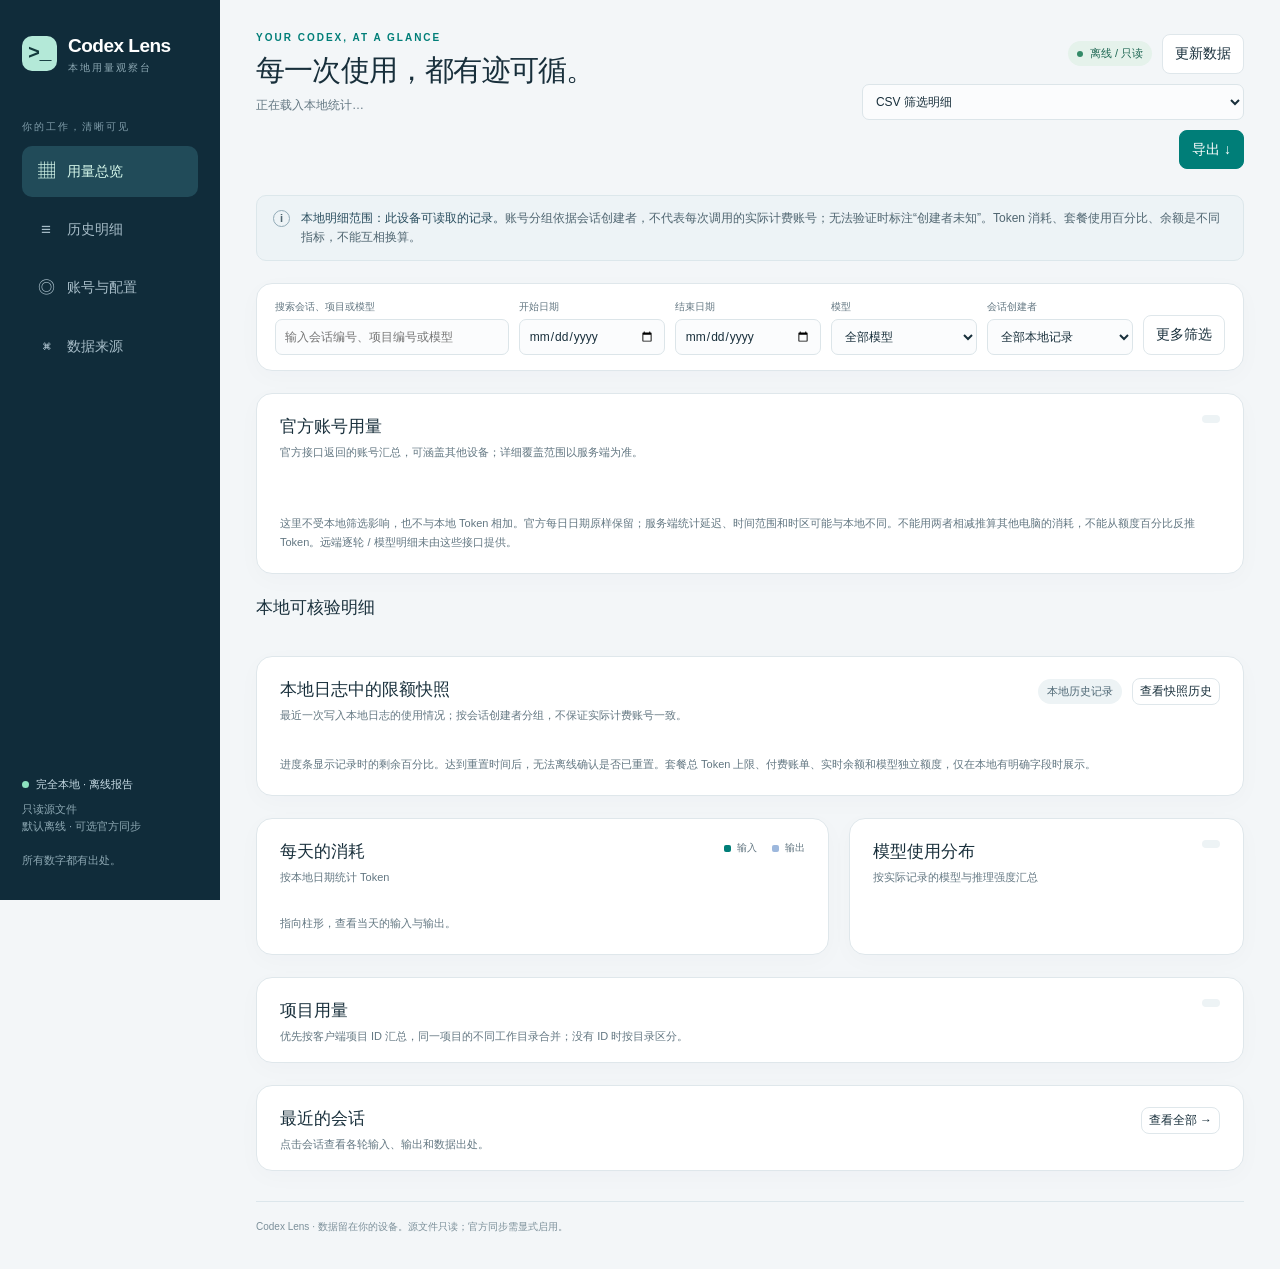
<file: codex_usage/dashboard.html>
<!doctype html>
<html lang="zh-CN">
<head>
<meta charset="utf-8">
<meta name="viewport" content="width=device-width, initial-scale=1">
<meta http-equiv="Content-Security-Policy" content="__CSP__">
<meta name="referrer" content="no-referrer">
<title>Codex 用量观察台 · 本地离线报告</title>
<style>
:root{color-scheme:light;--bg:#f3f6f8;--panel:#fff;--ink:#182f3b;--muted:#637782;--line:#dfe7eb;--teal:#007e78;--teal-light:#e4f5f0;--navy:#102c3a;--blue:#6b8fc7;--amber:#a66116;--red:#b24641;--shadow:0 6px 24px #18324206;--radius:16px;font-family:"Segoe UI","Microsoft YaHei",sans-serif;font-synthesis:none}*{box-sizing:border-box}body{margin:0;background:var(--bg);color:var(--ink);font-size:14px;line-height:1.55}button,input,select{font:inherit}button,a,input,select{outline-offset:3px}button{cursor:pointer}button:disabled{cursor:default;opacity:.45}button,a{touch-action:manipulation}a{color:var(--teal)}button{border:1px solid var(--line);border-radius:8px;background:white;color:var(--ink);padding:8px 12px}button:hover:not(:disabled){border-color:var(--teal);background:#f3faf8}button.primary{background:var(--teal);border-color:var(--teal);color:white}button.primary:hover{background:#006d68}button.quiet{padding:3px 7px;font-size:12px;background:transparent}.layout{display:grid;grid-template-columns:220px minmax(0,1fr);min-height:100vh}.sidebar{position:sticky;top:0;height:100vh;padding:31px 22px;background:var(--navy);color:#d7e5eb;display:flex;flex-direction:column}.brand{display:flex;align-items:center;gap:11px;margin-bottom:43px;color:white;font-size:19px;font-weight:700;letter-spacing:-.5px}.brand-mark{display:grid;place-items:center;width:35px;height:35px;background:#b4e9d8;color:#143b3d;border-radius:10px;font-family:Consolas,monospace;font-weight:600;font-size:20px}.brand small{display:block;font-size:10px;font-weight:400;letter-spacing:2px;color:#8da8b3}.nav-caption{font-size:10px;letter-spacing:2px;color:#819eab;margin-bottom:12px}.nav{display:grid;gap:8px}.nav button{display:flex;gap:11px;align-items:center;text-align:left;border:0;background:transparent;color:#a7bdc8;padding:12px 14px;border-radius:10px}.nav button:hover{background:#1a3b4b;color:white}.nav button.active{background:#214b59;color:#d8faed}.nav-symbol{display:inline-block;width:20px;text-align:center;font-size:17px}.sidebar-bottom{margin-top:auto;padding-top:40px;color:#8da8b3;font-size:11px}.offline-dot{display:inline-block;width:7px;height:7px;border-radius:50%;background:#8ce2bf;margin-right:7px}.sidebar-bottom strong{display:block;color:#c5d9e3;font-weight:500;margin-bottom:8px}.main{min-width:0;padding:30px 36px 35px;max-width:1810px;width:100%;margin:auto}.topbar{display:flex;justify-content:space-between;gap:20px;align-items:flex-start;margin-bottom:26px}.eyebrow{font-size:10px;letter-spacing:2px;font-weight:700;color:var(--teal);margin-bottom:6px}h1{font-size:29px;letter-spacing:-.8px;line-height:1.3;margin:0 0 7px}h2{font-size:17px;line-height:1.4;margin:0;font-weight:650}h3{font-size:14px;margin:0;font-weight:650}.subtle{color:var(--muted);font-size:12px}.top-actions{display:flex;align-items:center;justify-content:flex-end;gap:10px;flex-wrap:wrap;padding-top:4px}.status-pill,.pill{display:inline-flex;align-items:center;border-radius:100px;font-size:11px;white-space:nowrap;padding:4px 9px;background:#edf3f5;color:#4f6875}.status-pill{color:#216855;background:#e5f2eb;gap:7px}.status-pill::before{content:"";height:6px;width:6px;border-radius:50%;background:#348a68}.notice{display:flex;gap:11px;padding:13px 16px;background:#edf3f6;color:#506671;border:1px solid #dce7eb;border-radius:10px;font-size:12px;margin-bottom:22px}.notice strong{color:#294d5e;font-weight:600}.notice-icon{font-weight:700;border:1px solid #91aab7;border-radius:50%;width:17px;height:17px;flex-shrink:0;text-align:center;font-size:11px;line-height:15px;margin-top:1px}.filters{display:flex;align-items:flex-end;gap:10px;flex-wrap:wrap;background:var(--panel);padding:15px 18px;border:1px solid var(--line);border-radius:var(--radius);margin-bottom:22px;box-shadow:var(--shadow)}.field{display:grid;gap:5px;min-width:100px;flex:1}.field.search{min-width:185px;flex:1.6}.field label{font-size:10px;font-weight:600;color:var(--muted)}input,select{height:36px;border:1px solid #dce5e9;background:#fbfcfd;border-radius:7px;min-width:0;width:100%;color:var(--ink);padding:6px 9px;font-size:12px}input:focus,select:focus{border-color:var(--teal)}.filter-more{display:flex;gap:10px;align-items:flex-end;flex-wrap:wrap;width:100%;padding-top:8px;border-top:1px solid #eef2f4}.filter-note{font-size:11px;color:var(--muted);align-self:center;margin-left:auto}.section{display:none}.section.active{display:block}.cards{display:grid;grid-template-columns:repeat(4,minmax(0,1fr));gap:15px;margin-bottom:22px}.metric{padding:21px 22px;background:var(--panel);border:1px solid var(--line);border-radius:var(--radius);box-shadow:var(--shadow)}.metric.featured{background:#e4f2ed;border-color:#c8e4d9}.metric-label{color:var(--muted);font-size:11px;display:flex;justify-content:space-between;gap:6px}.metric-value{font-size:29px;letter-spacing:-1px;font-weight:650;line-height:1.3;margin:12px 0 5px;font-variant-numeric:tabular-nums}.metric-sub{font-size:10px;color:var(--muted)}.metric-sub strong{font-weight:500;color:var(--teal)}.grid-two{display:grid;grid-template-columns:minmax(0,1.45fr) minmax(0,1fr);gap:20px;margin-bottom:22px}.grid-equal{grid-template-columns:repeat(2,minmax(0,1fr))}.panel{background:var(--panel);border:1px solid var(--line);border-radius:var(--radius);box-shadow:var(--shadow);min-width:0;overflow:hidden;margin-bottom:22px}.grid-two>.panel{margin-bottom:0}.panel-header{display:flex;justify-content:space-between;align-items:flex-start;gap:15px;padding:21px 23px 17px}.panel-header p{margin:5px 0 0;font-size:11px;color:var(--muted)}.panel-body{padding:0 23px 21px}.legend{display:flex;gap:15px;align-items:center;font-size:10px;color:var(--muted);flex-wrap:wrap}.legend-item{display:flex;align-items:center;gap:6px}.legend-item::before{content:"";width:7px;height:7px;background:var(--teal);border-radius:2px}.legend-item.output::before{background:#9db8dd}.empty{padding:32px 15px;text-align:center;color:var(--muted);font-size:12px;background:#fafcfd;border:1px dashed #dce6e9;border-radius:10px}.empty strong{display:block;font-weight:600;color:#496572;margin-bottom:5px}.limit-grid{display:grid;grid-template-columns:repeat(auto-fit,minmax(260px,1fr));gap:14px}.limit-card{border:1px solid var(--line);padding:17px 18px;border-radius:11px;background:#fcfdfd}.limit-title{display:flex;align-items:flex-start;justify-content:space-between;gap:8px;margin-bottom:15px}.limit-card .pill{font-size:10px}.limit-window{margin-top:14px}.limit-window-title{display:flex;align-items:baseline;justify-content:space-between;gap:10px;font-size:11px}.limit-window-title strong{font-size:18px;color:var(--teal);font-variant-numeric:tabular-nums}.limit-window-title strong.stale{color:#617d85}.track{height:7px;background:#e7edef;border-radius:20px;overflow:hidden;margin:8px 0 5px}.fill{height:100%;width:0;background:var(--teal);border-radius:20px}.fill.stale{background:#91aaa7}.fill.low{background:#d69f52}.limit-meta{font-size:10px;color:var(--muted);line-height:1.65}.limit-footer{border-top:1px solid #e7edef;padding-top:12px;margin-top:15px;font-size:10px;color:var(--muted)}.limit-footer>div{margin-bottom:3px}.note{font-size:11px;color:var(--muted);margin:14px 0 0;line-height:1.75}.amber{color:var(--amber)}.source-button{border:0;padding:0;background:transparent;font-size:10px;color:var(--teal);text-decoration:underline;text-underline-offset:3px}.chart{height:190px;display:flex;align-items:stretch;gap:5px;padding:10px 0 0;border-bottom:1px solid #e7edf0;background:repeating-linear-gradient(to top,transparent 0,transparent 44px,#edf2f4 45px,#edf2f4 46px)}.chart-col{display:flex;flex:1;min-width:0;flex-direction:column;justify-content:flex-end;align-items:center;position:relative;outline-offset:2px}.bar-stack{width:75%;max-width:30px;min-width:3px;height:0;display:flex;flex-direction:column;justify-content:flex-end;border-radius:4px 4px 0 0;overflow:hidden;min-height:0}.bar-output{background:#9db8dd}.bar-input{background:var(--teal)}.chart-col:hover .bar-stack{filter:brightness(1.12)}.chart-labels{display:flex;justify-content:space-between;color:var(--muted);font-size:10px;padding-top:9px}.chart-summary{display:flex;justify-content:space-between;gap:12px;color:var(--muted);font-size:10px;margin-top:15px}.model-row{margin-bottom:17px}.model-row:last-child{margin-bottom:0}.model-row-top{display:flex;justify-content:space-between;gap:10px;font-size:12px}.model-name{overflow:hidden;text-overflow:ellipsis;white-space:nowrap}.model-row-top strong{font-size:12px;font-weight:600;white-space:nowrap;font-variant-numeric:tabular-nums}.model-row .track{height:5px;margin-top:8px}.model-row small{display:block;font-size:10px;color:var(--muted);margin-top:3px}.table-wrap{overflow:auto;max-width:100%}table{width:100%;border-collapse:collapse;text-align:left;font-size:11px}th{color:#607681;font-size:10px;font-weight:600;background:#f8fafb;white-space:nowrap;border-block:1px solid #e6edf0;padding:12px 15px}td{padding:14px 15px;border-bottom:1px solid #edf2f4;vertical-align:middle}td.num,th.num{text-align:right;font-variant-numeric:tabular-nums;white-space:nowrap}tr:last-child td{border-bottom:0}tbody tr:hover{background:#f8fcfa}.table-title{display:block;max-width:340px;white-space:nowrap;overflow:hidden;text-overflow:ellipsis;font-weight:550;color:#294450}.table-secondary{display:block;color:var(--muted);font-size:10px;margin-top:3px;max-width:310px;white-space:nowrap;overflow:hidden;text-overflow:ellipsis}.link-button{border:0;background:transparent;text-align:left;padding:0;font:inherit;color:var(--teal);max-width:100%}.link-button:hover:not(:disabled){background:transparent;text-decoration:underline}.pill.match{color:#23745e;background:#e7f4ed}.pill.unknown{color:#697d87;background:#eef2f4}.pill.other{color:#9c682a;background:#fbf1df}.table-footer{display:flex;justify-content:space-between;align-items:center;padding:13px 20px;color:var(--muted);font-size:11px;gap:15px}.pagination{display:flex;gap:8px;align-items:center}.pagination button{font-size:11px;padding:5px 10px}.controls{display:flex;align-items:center;gap:10px;flex-wrap:wrap}.controls select{width:auto;max-width:190px;height:31px;font-size:11px}.tabs{display:flex;gap:4px;background:#eff3f5;border-radius:9px;padding:4px}.tabs button{border:0;background:transparent;font-size:11px;padding:6px 13px}.tabs button.active{background:white;box-shadow:0 1px 4px #162d3c12;color:var(--teal)}.kv-grid{display:grid;grid-template-columns:repeat(2,minmax(0,1fr));gap:0 30px}.kv{padding:12px 0;border-bottom:1px solid #edf2f4;min-width:0}.kv-label{font-size:10px;color:var(--muted);margin-bottom:4px}.kv-value{font-size:12px;overflow-wrap:anywhere;white-space:pre-wrap}.kv-value.mono{font-family:Consolas,"Microsoft YaHei",monospace;font-size:11px}.data-group{margin-top:20px}.data-group:first-child{margin-top:0}.data-group h3{font-size:12px;color:#51717d;border-bottom:1px solid #dde8eb;padding-bottom:9px}.info-banner{padding:17px 20px;background:#edf6f3;border:1px solid #d4e7de;border-radius:10px;font-size:12px;color:#41695f;line-height:1.8;margin-bottom:21px}.source-row{padding:18px 0;border-bottom:1px solid #e9eff1;min-width:0}.source-row:first-child{padding-top:0}.source-row:last-child{border:0;padding-bottom:0}.source-head{display:flex;align-items:center;gap:9px;justify-content:space-between}.source-path{font-family:Consolas,"Microsoft YaHei",monospace;font-size:11px;overflow-wrap:anywhere;white-space:pre-wrap;margin-top:8px;padding:9px 11px;background:#f4f7f9;border-radius:6px;color:#3e5d6a;user-select:all}.source-description{font-size:11px;color:var(--muted);margin-top:7px}.source-actions{display:flex;align-items:center;gap:9px;flex-shrink:0}.source-actions a{font-size:11px}.warning-list{margin:0;padding-left:19px;color:#667a85;font-size:12px;line-height:1.8}.warning-list li{padding:4px 0}.coverage-grid{display:grid;grid-template-columns:repeat(3,minmax(0,1fr));gap:10px}.coverage-item{padding:14px;background:#f5f8fa;border-radius:9px;font-size:10px;color:var(--muted)}.coverage-item strong{display:block;font-size:18px;color:#294b5b;font-weight:600;margin-top:5px}.footer{display:flex;justify-content:space-between;gap:15px;border-top:1px solid #dce6eb;margin-top:30px;padding-top:17px;color:#7c909a;font-size:10px}.footer span{max-width:70%}dialog{border:1px solid #d9e6ea;border-radius:17px;padding:0;width:min(1050px,calc(100% - 36px));max-height:85vh;color:var(--ink);box-shadow:0 25px 90px #15354433}dialog::backdrop{background:#0b263c80;backdrop-filter:blur(3px)}.dialog-head{padding:22px 25px;border-bottom:1px solid var(--line);display:flex;justify-content:space-between;align-items:flex-start;gap:15px}.dialog-content{padding:22px 25px;overflow:auto;max-height:calc(85vh - 90px)}.dialog-content .cards{grid-template-columns:repeat(3,minmax(0,1fr));margin:18px 0}.dialog-content .metric{padding:15px}.dialog-content .metric-value{font-size:23px}.dialog-content .source-path{margin:10px 0 18px}.toast{position:fixed;bottom:25px;left:50%;transform:translateX(-50%);background:#193b49;color:white;border-radius:9px;padding:11px 18px;font-size:12px;box-shadow:0 5px 20px #15354622;z-index:20}.hidden,[hidden]{display:none!important}.sr-only{position:absolute;width:1px;height:1px;overflow:hidden;clip:rect(0,0,0,0);white-space:nowrap}.focus-filter{font-size:11px;display:flex;gap:8px;align-items:center;color:var(--teal);margin-bottom:15px}.overview-section-title{margin-bottom:14px;display:flex;justify-content:space-between;align-items:baseline;gap:12px}.progress-text{font-variant-numeric:tabular-nums}.chart-tooltip{font-size:11px;color:var(--muted);min-height:18px;margin-top:12px}.tiny-badge{background:#f2f5f7;color:#70828a;padding:2px 5px;border-radius:4px;font-size:9px;margin-left:5px}.project-path{max-width:400px;white-space:nowrap;overflow:hidden;text-overflow:ellipsis;display:block}.instruction{font-size:12px;color:#596f7a;line-height:1.9;margin:0;padding-left:18px}.account-head{display:flex;align-items:center;gap:13px;margin-bottom:20px}.avatar{display:grid;place-items:center;width:46px;height:46px;background:#e0f0e9;color:#25745e;border-radius:13px;font-size:20px;font-weight:600}.account-identity{min-width:0}.account-identity strong{display:block;overflow-wrap:anywhere;font-size:16px}.account-identity span{color:var(--muted);font-size:11px}.button-count{margin-left:6px;color:#89adbd;font-size:10px}.nav.active .button-count{color:#b1d9cc}
@media(min-width:1450px){.main{padding:34px 45px}.cards{gap:20px}.metric{padding:24px 26px}.metric-value{font-size:34px}}
@media(max-width:1200px){.layout{grid-template-columns:190px minmax(0,1fr)}.sidebar{padding:28px 16px}.main{padding:25px}.metric{padding:18px 15px}.metric-value{font-size:25px}.grid-two{grid-template-columns:minmax(0,1fr) minmax(0,1fr)}.field{min-width:135px}.field.search{min-width:190px}.topbar{gap:12px}}
@media(max-width:950px){.layout{grid-template-columns:74px minmax(0,1fr)}.sidebar{padding:25px 12px;align-items:center}.brand{margin-bottom:35px}.brand-text,.nav-caption,.nav-label,.sidebar-bottom,.button-count{display:none}.nav button{padding:13px}.nav-symbol{width:20px}.main{padding:22px}.cards{grid-template-columns:repeat(2,minmax(0,1fr))}.grid-two{grid-template-columns:minmax(0,1fr)}.topbar{flex-direction:column}.top-actions{justify-content:flex-start}.coverage-grid{grid-template-columns:repeat(2,minmax(0,1fr))}.kv-grid{grid-template-columns:minmax(0,1fr)}}
@media(max-width:600px){.layout{display:block}.sidebar{position:static;height:auto;padding:15px 17px;display:flex;flex-direction:row;justify-content:space-between}.brand{margin:0}.brand-mark{width:30px;height:30px}.nav{display:flex;gap:3px}.nav button{padding:9px}.main{padding:20px 14px}.topbar{margin-bottom:18px}h1{font-size:25px}.cards{gap:10px}.metric{padding:15px 13px}.metric-value{font-size:24px}.metric-sub{font-size:9px}.filters{padding:13px;gap:9px}.field,.field.search{min-width:calc(50% - 10px)}.filter-more{gap:9px}.panel-header{padding:18px 16px;flex-wrap:wrap}.panel-body{padding:0 16px 18px}.table-footer{padding:12px 14px;flex-wrap:wrap}.footer{flex-direction:column}.footer span{max-width:none}.limit-grid{grid-template-columns:1fr}.dialog-content{padding:16px}.dialog-head{padding:17px}.dialog-content .cards{grid-template-columns:1fr}.coverage-grid{grid-template-columns:1fr 1fr}.source-head{align-items:flex-start}.source-actions{flex-wrap:wrap;justify-content:flex-end}.chart{height:160px}.notice{padding:12px}.top-actions>button{font-size:11px}.controls{gap:7px}.source-path{font-size:10px}}
@media print{.sidebar,.filters,.top-actions,.controls,.pagination,button,.source-actions,.footer{display:none!important}.layout{display:block}.main{padding:0;max-width:none}.section{display:block!important}.panel,.metric,.limit-card{break-inside:avoid;box-shadow:none}.section:not(:first-child){margin-top:25px}.table-wrap{overflow:visible}.chart{height:150px}body{background:white;font-size:10px}h1{font-size:22px}.cards{grid-template-columns:repeat(4,1fr)}.metric-value{font-size:23px}.grid-two{grid-template-columns:1fr 1fr}dialog{display:none}}
</style>
</head>
<body>
<div class="layout">
  <aside class="sidebar" aria-label="主要导航">
    <div class="brand"><span class="brand-mark">&gt;_</span><div class="brand-text">Codex Lens<small>本地用量观察台</small></div></div>
    <div class="nav-caption">你的工作，清晰可见</div>
    <nav class="nav">
      <button class="active" data-section="overview" title="用量总览" aria-current="page"><span class="nav-symbol" aria-hidden="true">▦</span><span class="nav-label">用量总览</span></button>
      <button data-section="history" title="历史明细"><span class="nav-symbol" aria-hidden="true">≡</span><span class="nav-label">历史明细</span><span class="button-count" id="nav-session-count"></span></button>
      <button data-section="account" title="账号与配置"><span class="nav-symbol" aria-hidden="true">◎</span><span class="nav-label">账号与配置</span></button>
      <button data-section="sources" title="数据来源"><span class="nav-symbol" aria-hidden="true">⌘</span><span class="nav-label">数据来源</span></button>
    </nav>
    <div class="sidebar-bottom"><strong><span class="offline-dot"></span>完全本地 · 离线报告</strong>只读源文件<br>默认离线 · 可选官方同步<br><br>所有数字都有出处。</div>
  </aside>
  <main class="main">
    <header class="topbar">
      <div><div class="eyebrow">YOUR CODEX, AT A GLANCE</div><h1 id="page-title">每一次使用，都有迹可循。</h1><div class="subtle" id="generated-at">正在载入本地统计…</div></div>
      <div class="top-actions"><span class="status-pill">离线 / 只读</span><button id="refresh-help">更新数据</button><label for="export-format" class="sr-only">导出格式</label><select id="export-format"><option value="csv">CSV 筛选明细</option><option value="report.docx">Word 整份报告</option><option value="records.xlsx">Excel 全部数据</option><option value="report.pdf">PDF 整份报告</option><option value="overview.png">PNG 概览</option><option value="overview.jpg">JPEG 概览</option><option value="overview.webp">WebP 概览</option><option value="overview.svg">SVG 概览</option></select><button class="primary" id="export-csv">导出 ↓</button></div>
    </header>
    <div class="notice"><span class="notice-icon" aria-hidden="true">i</span><div><strong>本地明细范围：此设备可读取的记录。</strong>账号分组依据会话创建者，不代表每次调用的实际计费账号；无法验证时标注“创建者未知”。Token 消耗、套餐使用百分比、余额是不同指标，不能互相换算。<span id="scan-range"></span></div></div>
    <section class="filters" aria-label="用量筛选" id="filters-panel">
      <div class="field search"><label for="search">搜索会话、项目或模型</label><input id="search" type="search" placeholder="输入会话编号、项目编号或模型" autocomplete="off"></div>
      <div class="field"><label for="date-from">开始日期</label><input id="date-from" type="date"></div>
      <div class="field"><label for="date-to">结束日期</label><input id="date-to" type="date"></div>
      <div class="field"><label for="model-filter">模型</label><select id="model-filter"><option value="">全部模型</option></select></div>
      <div class="field"><label for="attribution-filter">会话创建者</label><select id="attribution-filter"><option value="">全部本地记录</option><option value="matched">当前账号创建</option><option value="unknown">创建者未知</option><option value="other">其他账号创建</option></select></div>
      <button id="more-filters" aria-expanded="false" aria-controls="more-filter-fields">更多筛选</button>
      <div class="filter-more" id="more-filter-fields" hidden>
        <div class="field"><label for="project-filter">项目 / 工作目录编号</label><select id="project-filter"><option value="">全部项目</option></select></div>
        <div class="field"><label for="reasoning-filter">推理强度</label><select id="reasoning-filter"><option value="">全部强度</option></select></div>
        <button id="reset-filters">重置筛选</button><span class="filter-note" id="filter-count"></span>
      </div>
    </section>
    <div class="focus-filter" id="session-focus" hidden><span id="session-focus-label"></span><button class="quiet" id="clear-session">清除会话筛选 ×</button></div>

    <section class="section active" id="section-overview" aria-label="用量总览">
      <div class="panel">
        <div class="panel-header"><div><h2>官方账号用量</h2><p>官方接口返回的账号汇总，可涵盖其他设备；详细覆盖范围以服务端为准。</p></div><span class="pill" id="official-status"></span></div>
        <div class="panel-body"><p class="note" id="official-message"></p><div class="cards" id="official-metrics"></div><div id="official-limits"></div><div id="official-daily"></div><p class="note">这里不受本地筛选影响，也不与本地 Token 相加。官方每日日期原样保留；服务端统计延迟、时间范围和时区可能与本地不同。不能用两者相减推算其他电脑的消耗，不能从额度百分比反推 Token。远端逐轮 / 模型明细未由这些接口提供。</p></div>
      </div>
      <h2 class="overview-section-title">本地可核验明细</h2>
      <div class="cards" id="metric-cards"></div>
      <div class="panel">
        <div class="panel-header"><div><h2>本地日志中的限额快照</h2><p>最近一次写入本地日志的使用情况；按会话创建者分组，不保证实际计费账号一致。</p></div><div class="controls"><span class="pill" id="limits-status">本地历史记录</span><button class="quiet" id="limits-history">查看快照历史</button></div></div>
        <div class="panel-body"><div class="limit-grid" id="limits"></div><p class="note">进度条显示<strong>记录时的剩余百分比</strong>。达到重置时间后，无法离线确认是否已重置。套餐总 Token 上限、付费账单、实时余额和模型独立额度，仅在本地有明确字段时展示。</p></div>
      </div>
      <div class="grid-two">
        <div class="panel"><div class="panel-header"><div><h2>每天的消耗</h2><p id="daily-range">按本地日期统计 Token</p></div><div class="legend"><span class="legend-item">输入</span><span class="legend-item output">输出</span></div></div><div class="panel-body"><div id="daily-chart"></div><div class="chart-tooltip" id="chart-tooltip" aria-live="polite">指向柱形，查看当天的输入与输出。</div></div></div>
        <div class="panel"><div class="panel-header"><div><h2>模型使用分布</h2><p>按实际记录的模型与推理强度汇总</p></div><span class="pill" id="model-count"></span></div><div class="panel-body" id="model-distribution"></div></div>
      </div>
      <div class="panel"><div class="panel-header"><div><h2>项目用量</h2><p>优先按客户端项目 ID 汇总，同一项目的不同工作目录合并；没有 ID 时按目录区分。</p></div><span class="pill" id="project-count"></span></div><div class="table-wrap" id="projects-table"></div></div>
      <div class="panel"><div class="panel-header"><div><h2>最近的会话</h2><p>点击会话查看各轮输入、输出和数据出处。</p></div><button class="quiet" id="all-sessions">查看全部 →</button></div><div class="table-wrap" id="recent-table"></div></div>
    </section>

    <section class="section" id="section-history" aria-label="历史明细">
      <div class="panel"><div class="panel-header"><div><h2>使用历史</h2><p id="history-summary">每一轮记录的模型、推理强度和 Token 消耗。</p></div><div class="controls"><div class="tabs" aria-label="明细类型"><button id="mode-sessions" class="active" aria-pressed="true">按会话</button><button id="mode-turns" aria-pressed="false">按轮次</button></div><label class="sr-only" for="history-sort">排序</label><select id="history-sort"><option value="date_desc">最近优先</option><option value="date_asc">最早优先</option><option value="tokens_desc">消耗从高到低</option><option value="tokens_asc">消耗从低到高</option></select><label class="sr-only" for="page-size">每页数量</label><select id="page-size"><option value="25">25 条 / 页</option><option value="50">50 条 / 页</option><option value="100">100 条 / 页</option></select></div></div><div class="table-wrap" id="history-table"></div><div class="table-footer"><span id="history-count"></span><div class="pagination"><button id="page-prev">上一页</button><span id="page-info"></span><button id="page-next">下一页</button></div></div></div>
      <div class="info-banner">输入 Token 已包含缓存输入，输出 Token 已包含推理输出。总消耗使用输入与输出之和；缓存和推理作为子项单独显示，避免重复计算。“单轮”按日志里的轮次边界识别；缺少边界或中断的记录会在覆盖说明中注明。</div>
    </section>

    <section class="section" id="section-account" aria-label="账号与配置">
      <div class="grid-two grid-equal"><div class="panel"><div class="panel-header"><div><h2>当前登录账号</h2><p>身份信息仅提供本地查看指引；不在报告中显示原文。</p></div><span class="pill">自动检测</span></div><div class="panel-body"><div class="account-head"><div class="avatar" id="account-avatar">C</div><div class="account-identity"><strong id="account-name">本地身份信息</strong><span id="account-caption">认证文件中的账号声明</span></div></div><div id="account-details"></div></div></div><div class="panel"><div class="panel-header"><div><h2>客户端与模型配置</h2><p>配置的默认模型和历史实际调用模型分别展示。</p></div></div><div class="panel-body"><div class="data-group"><h3>版本</h3><div id="version-details"></div></div><div class="data-group"><h3>配置</h3><div id="configuration-details"></div></div></div></div></div>
      <div class="panel"><div class="panel-header"><div><h2>历史模型与推理强度</h2><p>来自选中时间范围内的调用记录，不推断当前账号的模型权限。</p></div></div><div class="table-wrap" id="model-detail-table"></div></div>
      <div class="panel"><div class="panel-header"><div><h2>本地模型目录</h2><p>来自模型缓存的能力说明。上下文窗口是单次上下文容量，不是账号总额度，也不保证此刻可调用。</p></div><span class="pill" id="catalog-count"></span></div><div class="table-wrap" id="model-catalog-table"></div></div>
      <div class="info-banner">凭据及其片段、身份信息、私人配置、会话标题和真实路径不写入报告、JSON 或 CSV。请按指引自行查看本地源文件。仅显式官方同步可将必要凭据用于 OpenAI 官方认证。</div>
    </section>

    <section class="section" id="section-sources" aria-label="数据来源">
      <div class="panel"><div class="panel-header"><div><h2>统计覆盖与准确性</h2><p>可核验的日志统计；不能恢复未保存在这台设备上的调用。</p></div></div><div class="panel-body"><div class="coverage-grid" id="coverage-details"></div><div class="data-group"><h3>本次扫描说明</h3><ul class="warning-list" id="warnings"></ul></div></div></div>
      <div class="panel"><div class="panel-header"><div><h2>文件来源</h2><p>这里只显示来源编号与本地查看指引；真实路径不嵌入报告。请在本次选择的数据目录中自行查看文件。</p></div><span class="pill" id="source-count"></span></div><div class="panel-body" id="source-list"></div><div class="table-footer"><span id="source-summary"></span><button class="quiet" id="show-more-sources">显示更多来源</button></div></div>
      <div class="panel"><div class="panel-header"><div><h2>仅在索引中出现的会话</h2><p>未找到对应可解析日志，索引中的 tokens_used 只作核对，不计入总量，也无法拆分输入 / 输出。</p></div></div><div class="panel-body" id="database-only-table"></div></div>
      <div class="panel"><div class="panel-header"><h2>如何核对与更新</h2></div><div class="panel-body"><ol class="instruction"><li>在“历史明细”中点开会话或某一轮，查看来源编号、行号和本地查看指引。</li><li>自行打开本次选择的 Codex 数据目录（默认用户主目录中的 .codex），按时间定位 sessions / archived_sessions 中的日志，再按行号核对 token_usage_record 或 token_count 事件。</li><li>输入 / 缓存 / 输出 / 推理各自读取对应字段；累积快照以相邻记录的差值统计，不能把所有累积快照直接相加。</li><li>再次双击项目的启动入口可重新扫描并生成报告。浏览器刷新当前页面只重新载入已生成的快照。</li><li>会话、项目和来源使用本报告内的匿名编号，不保存原值对照表。报告与 CSV 仍包含私人使用统计，请仅在本机保管。</li></ol></div></div>
    </section>
    <footer class="footer"><span>Codex Lens · 数据留在你的设备。源文件只读；官方同步需显式启用。</span><span id="footer-generated"></span></footer>
  </main>
</div>
<dialog id="detail-dialog" aria-labelledby="dialog-title"><div class="dialog-head"><div><h2 id="dialog-title">记录明细</h2><div class="subtle" id="dialog-subtitle"></div></div><button id="close-dialog" aria-label="关闭明细">关闭 ×</button></div><div class="dialog-content" id="dialog-content"></div></dialog>
<div class="toast" id="toast" role="status" hidden></div>
<script id="report-data" type="application/json">__REPORT_DATA__</script>
<script>
"use strict";
(() => {
  const $ = id => document.getElementById(id);
  const data = JSON.parse($("report-data").textContent);
  const turns = Array.isArray(data.turns) ? data.turns : [];
  const sessions = Array.isArray(data.sessions) ? data.sessions : [];
  const sourceItems = Array.isArray(data.sources) ? data.sources : [];
  const sourceByPath = new Map(sourceItems.filter(s => s && s.path).map(s => [s.path,s]));
  const sessionById = new Map(sessions.map(s => [s.id,s]));
  const sessionIdsWithTurns = new Set(turns.map(t => t.session_id));
  const state = {section:"overview",mode:"sessions",page:1,session:null,sourceLimit:30,filteredTurns:[],filteredSegments:[],filteredSessions:[],groups:[]};
  const numberFormat = new Intl.NumberFormat("zh-CN");
  const num = value => Number.isFinite(Number(value)) ? Math.max(0,Number(value)) : 0;
  const fmt = value => numberFormat.format(num(value));
  const compact = value => { const n=num(value); return n>=1e8 ? (n/1e8).toFixed(2)+" 亿" : n>=1e4 ? (n/1e4).toFixed(n>=1e6?1:2)+" 万" : fmt(n); };
  const localDate = value => { const d=parseDate(value); return d ? [d.getFullYear(),String(d.getMonth()+1).padStart(2,"0"),String(d.getDate()).padStart(2,"0")].join("-") : ""; };
  function parseDate(value){if(value===null||value===undefined||value==="")return null;const v=typeof value==="number"?(value<1e12?value*1000:value):value;const d=new Date(v);return Number.isNaN(d.getTime())?null:d;}
  const dateTime = value => {const d=parseDate(value);return d?d.toLocaleString("zh-CN",{hour12:false}):"未记录";};
  const timestamp = row => row.started_at||row.created_at||row.ended_at||row.updated_at||row.timestamp||"";
  const rowModel = row => row.model||"未记录模型";
  const rowEffort = row => row.reasoning_effort||"未记录";
  const effortLabel = value => ({minimal:"Minimal / 最低",low:"Low / 低",light:"Light / 轻",medium:"Medium / 中",high:"High / 高",xhigh:"Extra High / 特高",extra_high:"Extra High / 特高",max:"Max / 最高",ultra:"Ultra / 极高",none:"None / 无"})[String(value).toLowerCase()]||value||"未记录";
  const total = row => row.total_tokens===null||row.total_tokens===undefined?num(row.input_tokens)+num(row.output_tokens):num(row.total_tokens);
  const shortProject = value => {if(!value)return "未记录项目";const bits=String(value).replace(/[\\/]+$/g,"").split(/[\\/]/);return bits[bits.length-1]||value;};
  const projectKey = row => row.project_id||row.project||"未记录项目";
  const projectName = row => row.project_name||shortProject(row.project)||row.project_id;
  const projectRows = new Map([...sessions,...turns].map(row=>[projectKey(row),row]));
  const hasUsage = row => row.usage_record_count!==0;
  const tokenText = (row,key) => !hasUsage(row)||row[key]===null||row[key]===undefined?"未记录":fmt(row[key]);
  const totalText = row => hasUsage(row)?fmt(total(row)):"未记录";
  const attribution = value => ["matched","other"].includes(value)?value:"unknown";
  const attributionText = value => ({matched:"当前账号创建",other:"其他账号创建",unknown:"创建者未知"})[attribution(value)];
  const threadType = row => row.is_subagent||row.parent_thread_id||sessionById.get(row.session_id)?.parent_thread_id?"子代理线程":"主会话线程";
  function segments(row){return Array.isArray(row.model_segments)&&row.model_segments.length?row.model_segments.map(segment=>({...row,...segment,model:segment.model||row.model,reasoning_effort:segment.reasoning_effort||row.reasoning_effort,model_segments:undefined})): [{...row,model_segments:undefined}];}
  function segmentMatches(row){return (!$("model-filter").value||rowModel(row)===$("model-filter").value)&&(!$("reasoning-filter").value||rowEffort(row)===$("reasoning-filter").value);}
  function el(tag, cls, text){const node=document.createElement(tag);if(cls)node.className=cls;if(text!==undefined&&text!==null)node.textContent=String(text);return node;}
  function replace(id,...children){$(id).replaceChildren(...children);}
  function empty(title,description){const n=el("div","empty");n.append(el("strong","",title),document.createTextNode(description||"调整筛选条件，或重新运行启动入口读取新的本地记录。"));return n;}
  function pill(text, cls){return el("span","pill "+(cls||""),text);}
  function showToast(message){$("toast").textContent=message;$("toast").hidden=false;clearTimeout(showToast.timer);showToast.timer=setTimeout(()=>{$("toast").hidden=true;},3500);}
  async function copyText(text){try{if(navigator.clipboard&&navigator.clipboard.writeText){await navigator.clipboard.writeText(text);}else{const area=el("textarea");area.value=text;area.setAttribute("readonly","");area.style.position="fixed";area.style.left="-10000px";document.body.append(area);area.select();if(!document.execCommand("copy"))throw Error("copy");area.remove();}showToast("已复制到剪贴板");}catch(_){showSource({path:text});showToast("请在明细中选中路径并复制");}}
  function sourceObj(source){if(typeof source==="string")return sourceByPath.get(source)||{path:source};return source&&typeof source==="object"?{...(sourceByPath.get(source.path)||{}),...source}:{path:"未记录来源"};}
  function sourceBlock(source){const s=sourceObj(source);const box=el("div");const path=el("div","source-path",s.path+(s.line?"  ·  第 "+s.line+" 行":""));box.append(path);if(s.private_reference){if(s.table)box.append(el("p","note","数据表："+s.table));box.append(el("p","note",s.description||data.privacy?.note||"请自行查看本地源文件。"));return box;}const actions=el("div","source-actions");const copy=el("button","quiet","复制路径");copy.addEventListener("click",()=>copyText(s.path));actions.append(copy);if(s.uri&&/^file:\/\/\/(?![\\/])[^\\]*$/i.test(s.uri)&&!/%(?:5c|2f)/i.test(s.uri)){const link=el("a","","打开本地文件");link.href=s.uri;link.rel="noreferrer";actions.append(link);}box.append(actions);if(s.table)box.append(el("p","note","数据表："+s.table+(s.key?" · 索引键："+(typeof s.key==="object"?JSON.stringify(s.key):s.key):"")));if(s.description)box.append(el("p","note",s.description));return box;}
  function sourceButton(source){const button=el("button","source-button","查看来源");button.addEventListener("click",()=>showSource(source));return button;}
  function openDialog(title,subtitle,nodes){$("dialog-title").textContent=title;$("dialog-subtitle").textContent=subtitle||"";$("dialog-content").replaceChildren(...nodes);if(!$("detail-dialog").open)$("detail-dialog").showModal();}
  function showSource(source){openDialog("数据来源","原始文件保持只读；行号用于定位日志中的事件。",[sourceBlock(source)]);}
  function updateSection(section){state.section=section;document.querySelectorAll(".section").forEach(n=>n.classList.toggle("active",n.id==="section-"+section));document.querySelectorAll(".nav button").forEach(n=>{const active=n.dataset.section===section;n.classList.toggle("active",active);if(active)n.setAttribute("aria-current","page");else n.removeAttribute("aria-current");});$("page-title").textContent=({overview:"每一次使用，都有迹可循。",history:"把消耗，细看到每一轮。",account:"账号与配置，一处看清。",sources:"每一个数字，都有出处。"})[section];$("filters-panel").hidden=section==="sources";$("session-focus").hidden=!state.session||section==="sources";}
  function optionList(id,values,formatter){const select=$(id);const original=select.value;const first=select.options[0];select.replaceChildren(first);[...new Set(values.filter(v=>v!==null&&v!==undefined&&v!==""))].sort((a,b)=>String(a).localeCompare(String(b))).forEach(value=>{const option=el("option","",formatter?formatter(value):value);option.value=value;option.title=value;select.append(option);});select.value=original;}
  optionList("model-filter",turns.flatMap(segments).map(rowModel));optionList("reasoning-filter",turns.flatMap(segments).map(rowEffort),effortLabel);optionList("project-filter",[...turns,...sessions].map(projectKey),key=>{const row=projectRows.get(key);return projectName(row)+" · "+(row.project_id?"项目 ID "+row.project_id:row.project||key);});
  function matches(row){const search=$("search").value.toLowerCase().trim();const d=localDate(timestamp(row));const from=$("date-from").value,to=$("date-to").value;const project=projectKey(row);if(search&&![row.title,row.id,row.session_id,row.project,row.project_name,row.project_id,row.model,...segments(row).map(rowModel)].filter(Boolean).join(" ").toLowerCase().includes(search))return false;if(from&&(!d||d<from))return false;if(to&&(!d||d>to))return false;if(!segments(row).some(segmentMatches))return false;if($("project-filter").value&&project!==$("project-filter").value)return false;if($("attribution-filter").value&&attribution(row.attribution)!==$("attribution-filter").value)return false;if(state.session&&(row.session_id||row.id)!==state.session)return false;return true;}
  const sumRows = rows => rows.reduce((a,row)=>{if(!hasUsage(row))return a;a.input_tokens+=num(row.input_tokens);a.cached_input_tokens+=num(row.cached_input_tokens);a.cache_write_input_tokens+=num(row.cache_write_input_tokens);a.output_tokens+=num(row.output_tokens);a.reasoning_output_tokens+=num(row.reasoning_output_tokens);a.total_tokens+=total(row);return a;},{input_tokens:0,cached_input_tokens:0,cache_write_input_tokens:0,output_tokens:0,reasoning_output_tokens:0,total_tokens:0});
  function sessionRows(filtered){const map=new Map();filtered.forEach(row=>{const id=row.session_id||row.id;let s=map.get(id);if(!s){const original=sessionById.get(id)||row;s={...original,id,input_tokens:0,cached_input_tokens:0,output_tokens:0,reasoning_output_tokens:0,total_tokens:0,turn_count:0,usage_record_count:0,models:new Set(),efforts:new Set(),updated_at:timestamp(row),created_at:timestamp(row)};map.set(id,s);}s.input_tokens+=num(row.input_tokens);s.cached_input_tokens+=num(row.cached_input_tokens);s.output_tokens+=num(row.output_tokens);s.reasoning_output_tokens+=num(row.reasoning_output_tokens);s.total_tokens+=total(row);s.turn_count++;s.usage_record_count+=row.usage_record_count===undefined?1:num(row.usage_record_count);segments(row).forEach(segment=>{s.models.add(rowModel(segment));s.efforts.add(rowEffort(segment));});if(timestamp(row)>s.updated_at)s.updated_at=timestamp(row);if(timestamp(row)<s.created_at)s.created_at=timestamp(row);});sessions.filter(s=>!sessionIdsWithTurns.has(s.id)&&matches(s)).forEach(s=>{if(!map.has(s.id))map.set(s.id,{...s,models:new Set([rowModel(s)]),efforts:new Set([rowEffort(s)])});});return [...map.values()].map(s=>({...s,model:s.models.size===1?[...s.models][0]:"多个模型",reasoning_effort:s.efforts.size===1?[...s.efforts][0]:"多种强度"}));}
  function groupRows(rows,keyFn){const map=new Map();rows.forEach(row=>{const key=keyFn(row);if(!map.has(key))map.set(key,{key,rows:[]});map.get(key).rows.push(row);});return [...map.values()].map(group=>({...group,...sumRows(group.rows),count:group.rows.length})).sort((a,b)=>b.total_tokens-a.total_tokens);}
  function metric(label,value,sub,featured){const card=el("div","metric"+(featured?" featured":""));card.append(el("div","metric-label",label),el("div","metric-value",value),el("div","metric-sub",sub));return card;}
  function renderMetrics(){const known=state.filteredTurns.filter(hasUsage);const sums=sumRows(known);const tokenless=state.filteredSessions.filter(s=>!sessionIdsWithTurns.has(s.id)&&hasUsage(s));tokenless.forEach(s=>{for(const k of Object.keys(sums))sums[k]+=k==="total_tokens"?total(s):num(s[k]);});const recorded=known.length+tokenless.length>0;const missing=state.filteredTurns.length-known.length;replace("metric-cards",metric("已记录 Token 消耗",recorded?compact(sums.total_tokens):"未记录",recorded?"输入 + 输出 · "+fmt(sums.total_tokens)+" Tokens"+(missing?" · "+missing+" 轮未记录用量":""):"没有可核验的 Token 记录",true),metric("输入 Token",recorded?compact(sums.input_tokens):"未记录",recorded?"其中缓存输入 "+fmt(sums.cached_input_tokens)+"（已含在输入中）":"没有可核验的输入记录"),metric("输出 Token",recorded?compact(sums.output_tokens):"未记录",recorded?"其中推理输出 "+fmt(sums.reasoning_output_tokens)+"（已含在输出中）":"没有可核验的输出记录"),metric("已记录轮次 / 会话",fmt(state.filteredTurns.length)+" / "+fmt(state.filteredSessions.length),"含子代理线程 · 各线程自身消耗仅计一次"));}
  function renderLimits(){
    const latest=new Map();
    for(const item of data.rate_limits||[]){const id=[item.limit_id||item.limit_name||"codex",attribution(item.attribution),item.account_id||""].join("|");if(!latest.has(id)||String(item.timestamp||"")>String(latest.get(id).timestamp||""))latest.set(id,item);}
    const filter=$("attribution-filter").value;
    const visible=[...latest.values()].filter(x=>!filter||attribution(x.attribution)===filter).sort((a,b)=>String(b.timestamp||"").localeCompare(String(a.timestamp||"")));
    $("limits-status").textContent=visible.length?visible.length+" 组限额快照":"本地未发现限额数据";
    if(!visible.length){replace("limits",empty("没有可用的限额快照","没有本地记录时，无法离线查询 Settings → Usage & Billing。"));return;}
    replace("limits",...visible.map(item=>{
      const card=el("div","limit-card"),head=el("div","limit-title"),title=el("div");
      title.append(el("h3","",item.limit_name||item.limit_id||"Codex 套餐"));if(item.plan_type)title.append(el("div","subtle","套餐声明："+item.plan_type));head.append(title,pill(attributionText(item.attribution),attribution(item.attribution)==="matched"?"match":attribution(item.attribution)));card.append(head);
      let count=0;
      for(const [key,fallback] of [["primary","主限额窗口"],["secondary","次限额窗口"]]){
        const w=item[key];if(!w)continue;count++;
        const minutes=num(w.window_minutes||w.limit_window_minutes||(w.limit_window_seconds?num(w.limit_window_seconds)/60:0));
        const name=minutes===300?"5 小时窗口":minutes===10080?"每周窗口":minutes>=1440?compact(minutes/1440)+" 天窗口":minutes>=60?compact(minutes/60)+" 小时窗口":minutes?fmt(minutes)+" 分钟窗口":fallback;
        const known=w.used_percent!==null&&w.used_percent!==undefined&&Number.isFinite(Number(w.used_percent));const remaining=known?Math.max(0,Math.min(100,100-Number(w.used_percent))):null;
        const reset=w.resets_at||w.reset_at,stale=parseDate(reset)&&parseDate(reset).getTime()<Date.now();
        const block=el("div","limit-window"),top=el("div","limit-window-title"),track=el("div","track"),fill=el("div","fill"+(stale?" stale":remaining<20?" low":""));
        top.append(el("span","",name),el("strong",stale?"stale":"",known?remaining.toFixed(1)+"% 剩余":"未记录"));track.setAttribute("role","progressbar");track.setAttribute("aria-label",name+"记录时剩余");track.setAttribute("aria-valuemin","0");track.setAttribute("aria-valuemax","100");if(known)track.setAttribute("aria-valuenow",String(remaining));fill.style.width=(remaining||0)+"%";track.append(fill);
        block.append(top,track,el("div","limit-meta","记录时已用 "+(known?Number(w.used_percent).toFixed(1)+"%":"未知")+" · 重置 "+dateTime(reset)));if(stale)block.append(el("div","limit-meta amber","已超过记录的重置时间，当前剩余额度未知"));card.append(block);
      }
      if(!count)card.append(el("p","note","此快照未记录主 / 次限额窗口。"));
      const footer=el("div","limit-footer");footer.append(el("div","","采样时间："+dateTime(item.timestamp)));
      const credits=item.credits||{};
      if(typeof credits.has_credits==="boolean")footer.append(el("div","","credits 可用声明："+(credits.has_credits?"是":"否")));
      if(credits.balance!==null&&credits.balance!==undefined)footer.append(el("div","","本地记录的 credits 余额："+credits.balance+"（非 Token）"));
      if(typeof credits.unlimited==="boolean")footer.append(el("div","","credits unlimited 声明："+(credits.unlimited?"是；不能据此推断所有模型无限用量。":"否")));
      for(const [key,label] of [["individual_limit","独立限额声明"],["spend_control_reached","是否触达支出限制"]])if(item[key]!==null&&item[key]!==undefined&&typeof item[key]!=="object")footer.append(el("div","",label+"："+(typeof item[key]==="boolean"?(item[key]?"是":"否"):item[key])));
      if(item.source)footer.append(sourceButton(item.source));card.append(footer);return card;
    }));
  }
  function renderOfficial(){
    const info=data.official_usage||{}, summary=info.summary||{};
    const statuses={offline:"未同步：默认离线",ok:"已取得官方快照",partial:"部分数据可用",client_unavailable:"未找到受支持的 Windows 官方客户端",login_required:"请先在官方 Codex 客户端恢复 ChatGPT 登录",account_changed:"扫描期间账号改变，请重新运行",unsupported:"此客户端不支持该接口",invalid_response:"官方返回格式无法识别",unsafe_configuration:"无法确认安全的隔离配置，已停止同步",timeout:"同步超时",request_failed:"请求失败，请检查官方客户端登录及版本",connection_failed:"无法完成官方同步"};
    const status=value=>statuses[value]||"未获取";
    $("official-status").textContent=status(info.status||"offline");
    $("official-message").textContent="用量："+status(info.usage_status||"offline")+" · 额度："+status(info.limits_status||"offline")+"。用量采样："+dateTime(info.usage_fetched_at)+"；额度采样："+dateTime(info.limits_fetched_at)+"。刷新网页不会重新同步。"+(info.cleanup_warning?"临时运行目录未能清理，请在关闭客户端后清理报告目录中的 .official-* 文件夹。":"");
    const value=n=>typeof n==="number"&&Number.isFinite(n)&&n>=0?fmt(n):"未提供";
    const fields=[["账号累计 Token","lifetimeTokens","官方服务返回的累计值"],["单日峰值 Token","peakDailyTokens","官方统计口径"],["最长运行轮次（秒）","longestRunningTurnSec","不是 Token 数"],["当前 / 最长连续天数","currentStreakDays","longestStreakDays"]];
    replace("official-metrics",...fields.map(([label,key,note])=>metric(label,key==="currentStreakDays"?value(summary[key])+" / "+value(summary[note]):value(summary[key]),key==="currentStreakDays"?"官方活跃天数":note)));
    const limits=[];
    for(const pool of info.rate_limits||[]){
      const card=el("div","limit-card");card.append(el("h3","",pool.label));
      for(const [key,label] of [["primary","主窗口"],["secondary","次窗口"]]){
        const w=pool[key];if(!w)continue;
        const known=typeof w.usedPercent==="number"&&Number.isFinite(w.usedPercent);
        const remaining=known?Math.max(0,Math.min(100,100-w.usedPercent)):null;
        const name=w.windowDurationMins===300?"5 小时":w.windowDurationMins===10080?"每周":w.windowDurationMins?fmt(w.windowDurationMins)+" 分钟":label;
        const block=el("div","limit-window"),track=el("div","track"),fill=el("div","fill");
        block.append(el("strong","",name+" · "+(known?remaining.toFixed(1)+"% 剩余（采样时）":"未提供")));
        track.setAttribute("role","progressbar");track.setAttribute("aria-label",name+"采样时剩余");track.setAttribute("aria-valuemin","0");track.setAttribute("aria-valuemax","100");if(known)track.setAttribute("aria-valuenow",String(remaining));
        fill.style.width=(remaining||0)+"%";track.append(fill);block.append(track,el("p","note","重置时间："+dateTime(w.resetsAt)));
        if(!parseDate(w.resetsAt))block.append(el("p","note","重置时间未知，不能确认当前剩余量。"));
        else if(parseDate(w.resetsAt).getTime()<=Date.now())block.append(el("p","note amber","已超过记录的重置时间，当前剩余量未知。"));
        if(known&&w.usedPercent>100)block.append(el("p","note amber","原始已用百分比超过 100%，进度条已限制范围。"));
        card.append(block);
      }
      card.append(el("p","note","Credits 余额："+value(pool.credits?.balance)+"（非 Token）"));
      for(const [key,label] of [["hasCredits","Credits 可用声明"],["unlimited","Credits unlimited 声明"]])if(typeof pool.credits?.[key]==="boolean")card.append(el("p","note",label+"："+(pool.credits[key]?"是":"否")+(key==="unlimited"?"；不代表所有模型无限用量。":"")));
      limits.push(card);
    }
    replace("official-limits",...(limits.length?limits:[el("p","note","官方额度未提供；下方本地日志快照仍可独立查看。") ]));
    const daily=Array.isArray(info.daily)?info.daily:[];
    if(!daily.length){replace("official-daily",el("p","note",Array.isArray(info.daily)?"官方返回的每日列表为空，不代表累计用量为零。":"官方每日统计未提供。"));return;}
    const recent=daily.slice(-30),max=Math.max(...recent.map(r=>num(r.tokens)),1),chart=el("div","chart");
    chart.setAttribute("role","img");chart.setAttribute("aria-label","官方最近 30 条每日 Token；完整日期与数值见下表");
    for(const row of recent){const col=el("div","chart-col"),bar=el("div","bar-stack"),fill=el("div","bar-input");col.tabIndex=0;col.title=row.date+" · "+value(row.tokens);col.setAttribute("aria-label",col.title);bar.style.height=(num(row.tokens)/max*100)+"%";fill.style.height="100%";bar.append(fill);col.append(bar);chart.append(col);}
    replace("official-daily",el("h3","data-group","官方每日 Token（最近 30 条图示）"),chart,pagedTable(daily,["官方日期（原样）","Token"],row=>[row.date,value(row.tokens)],[1]));
  }
  function renderDaily(){const groups=groupRows(state.filteredTurns.filter(hasUsage),row=>localDate(timestamp(row))||"日期未知").filter(x=>x.key!=="日期未知").sort((a,b)=>a.key.localeCompare(b.key));if(!groups.length){replace("daily-chart",empty("暂无带日期的用量记录"));$("daily-range").textContent="按本地日期统计 Token";return;}const maxBars=45;let buckets=groups;if(groups.length>maxBars){const size=Math.ceil(groups.length/maxBars);buckets=[];for(let i=0;i<groups.length;i+=size){const slice=groups.slice(i,i+size);const sums=slice.reduce((a,g)=>({input_tokens:a.input_tokens+g.input_tokens,output_tokens:a.output_tokens+g.output_tokens,total_tokens:a.total_tokens+g.total_tokens}),{input_tokens:0,output_tokens:0,total_tokens:0});buckets.push({...sums,key:slice[0].key+" ~ "+slice[slice.length-1].key});}}const max=Math.max(...buckets.map(x=>x.total_tokens),1);const chart=el("div","chart");chart.setAttribute("role","img");chart.setAttribute("aria-label","每日输入和输出Token柱状图，可聚焦各柱查看数值");for(const bucket of buckets){const col=el("div","chart-col");col.tabIndex=0;const summary=bucket.key+" · 输入 "+fmt(bucket.input_tokens)+" · 输出 "+fmt(bucket.output_tokens)+" · 总计 "+fmt(bucket.total_tokens);col.title=summary;col.setAttribute("aria-label",summary);const stack=el("div","bar-stack");stack.style.height=Math.max(bucket.total_tokens?1:0,bucket.total_tokens/max*100)+"%";const output=el("div","bar-output");output.style.height=(bucket.total_tokens?bucket.output_tokens/bucket.total_tokens*100:0)+"%";const input=el("div","bar-input");input.style.height=(bucket.total_tokens?bucket.input_tokens/bucket.total_tokens*100:0)+"%";stack.append(output,input);col.append(stack);col.addEventListener("mouseenter",()=>{$("chart-tooltip").textContent=summary;});col.addEventListener("focus",()=>{$("chart-tooltip").textContent=summary;});chart.append(col);}const labels=el("div","chart-labels");labels.append(el("span","",groups[0].key),el("span","",groups[Math.floor(groups.length/2)].key),el("span","",groups[groups.length-1].key));const summary=el("div","chart-summary");summary.append(el("span","","有记录的日期 "+groups.length+" 天"),el("span","","峰值 "+compact(max)+" Tokens"));replace("daily-chart",chart,labels,summary);$("daily-range").textContent=groups.length>maxBars?"按日期分组显示 · 每柱合并约 "+Math.ceil(groups.length/maxBars)+" 个有记录的日期":"按本地日期统计 · 无记录日期未显示";}
  function renderModels(){state.groups=groupRows(state.filteredSegments,row=>rowModel(row)+"\u0001"+rowEffort(row));const max=Math.max(...state.groups.map(g=>g.total_tokens),1);$("model-count").textContent=new Set(state.filteredSegments.map(rowModel)).size+" 个模型";if(!state.groups.length){replace("model-distribution",empty("暂无模型用量记录"));replace("model-detail-table",empty("暂无模型用量记录"));return;}const rows=state.groups.slice(0,7).map(group=>{const [model,effort]=group.key.split("\u0001");const row=el("div","model-row");const top=el("div","model-row-top");const name=el("span","model-name",model);name.title=model;top.append(name,el("strong","",compact(group.total_tokens)));const track=el("div","track");const fill=el("div","fill");fill.style.width=(group.total_tokens/max*100)+"%";track.append(fill);row.append(top,track,el("small","",effortLabel(effort)+" · "+fmt(new Set(group.rows.map(x=>x.id)).size)+" 轮"));return row;});if(state.groups.length>7)rows.push(el("p","note","另有 "+(state.groups.length-7)+" 组模型 / 推理强度，可在“账号与配置”查看。"));replace("model-distribution",...rows);const table=makeTable(["模型","推理强度","轮数","输入","缓存输入 ⊂ 输入","输出","推理输出 ⊂ 输出","总 Token"],state.groups.map(group=>{const [model,effort]=group.key.split("\u0001");return[model,effortLabel(effort),fmt(new Set(group.rows.map(x=>x.id)).size),fmt(group.input_tokens),fmt(group.cached_input_tokens),fmt(group.output_tokens),fmt(group.reasoning_output_tokens),fmt(group.total_tokens)];}),[2,3,4,5,6,7]);replace("model-detail-table",table);}
  function makeTable(headings,rows,numeric=[]){const table=el("table");const thead=el("thead");const tr=el("tr");headings.forEach((heading,i)=>tr.append(el("th",numeric.includes(i)?"num":"",heading)));thead.append(tr);const body=el("tbody");for(const row of rows){const line=el("tr");row.forEach((value,i)=>{const td=el("td",numeric.includes(i)?"num":"");td.append(value instanceof Node?value:document.createTextNode(String(value??"—")));line.append(td);});body.append(line);}table.append(thead,body);return table;}
  function renderProjects(){const groups=groupRows(state.filteredTurns,projectKey);$("project-count").textContent=groups.length+" 个项目";if(!groups.length){replace("projects-table",empty("暂无项目记录"));return;}const rows=groups.slice(0,10).map(group=>{const box=el("div");const button=el("button","link-button table-title",projectName(group.rows[0]));button.addEventListener("click",()=>{$("project-filter").value=group.key;state.session=null;update();updateSection("history");});const paths=[...new Set(group.rows.map(row=>row.project||"未记录目录"))].join("；");const path=el("span","table-secondary project-path",paths);path.title=paths;box.append(button,path);return[box,fmt(new Set(group.rows.map(x=>x.session_id)).size),fmt(group.count),group.rows.some(hasUsage)?fmt(group.input_tokens):"未记录",group.rows.some(hasUsage)?fmt(group.output_tokens):"未记录",group.rows.some(hasUsage)?fmt(group.total_tokens):"未记录"];});replace("projects-table",makeTable(["项目 / 工作目录编号","会话","轮数","输入 Token","输出 Token","总 Token"],rows,[1,2,3,4,5]));if(groups.length>10)$("projects-table").append(el("p","note","　显示消耗最高的 10 个项目；使用项目筛选可查看其余项目。"));}
  function sessionCell(row){const box=el("div");const button=el("button","link-button table-title",row.title||row.id||"未命名会话");button.title=row.title||row.id;button.addEventListener("click",()=>showSession(row.id));box.append(button,el("span","table-secondary",projectName(row)+" · "+String(row.id||"").slice(0,8)));return box;}
  function modelCell(row){const box=el("div");box.append(el("span","table-title",rowModel(row)),el("span","table-secondary",effortLabel(rowEffort(row))));return box;}
  function createSessionTable(rows,recent=false){return makeTable(["会话","最近记录","模型 / 推理","轮数","输入","输出","总 Token","创建者"],rows.map(row=>[sessionCell(row),dateTime(row.updated_at||timestamp(row)),modelCell(row),fmt(row.turn_count),tokenText(row,"input_tokens"),tokenText(row,"output_tokens"),totalText(row),pill(attributionText(row.attribution),attribution(row.attribution)==="matched"?"match":attribution(row.attribution))]),[3,4,5,6]);}
  function createTurnTable(rows){return makeTable(["轮次 / 会话","时间","模型 / 推理","输入","缓存输入","输出","推理输出","总 Token","来源"],rows.map(row=>{const box=el("div");const title=(threadType(row)==="子代理线程"?"↳ ":"")+(row.title||sessionById.get(row.session_id)?.title||row.session_id||row.id);const button=el("button","link-button table-title",title);button.addEventListener("click",()=>showTurn(row));box.append(button,el("span","table-secondary",String(row.id||"")+" · "+threadType(row)+" · "+attributionText(row.attribution)));return[box,dateTime(timestamp(row)),modelCell(row),tokenText(row,"input_tokens"),tokenText(row,"cached_input_tokens"),tokenText(row,"output_tokens"),tokenText(row,"reasoning_output_tokens"),totalText(row),sourceButton(row.source||{path:row.path,line:row.line})];}),[3,4,5,6,7]);}
  function sortRows(rows){const sorting=$("history-sort").value;return [...rows].sort((a,b)=>sorting.startsWith("tokens")?(total(a)-total(b))*(sorting.endsWith("desc")?-1:1):((parseDate(a.updated_at||timestamp(a))?.getTime()||0)-(parseDate(b.updated_at||timestamp(b))?.getTime()||0))*(sorting.endsWith("desc")?-1:1));}
  function pagedTable(rows,headings,rowFn,numeric=[],pageSize=25){const wrap=el("div"),tableBox=el("div","table-wrap"),footer=el("div","table-footer"),info=el("span"),buttons=el("div","pagination"),prev=el("button","quiet","上一页"),next=el("button","quiet","下一页");let page=0;buttons.append(prev,next);footer.append(info,buttons);wrap.append(tableBox,footer);function render(){const pages=Math.max(1,Math.ceil(rows.length/pageSize));tableBox.replaceChildren(rows.length?makeTable(headings,rows.slice(page*pageSize,(page+1)*pageSize).map(rowFn),numeric):empty("没有相关记录"));info.textContent="共 "+fmt(rows.length)+" 条 · 第 "+(page+1)+" / "+pages+" 页";prev.disabled=page===0;next.disabled=page+1>=pages;}prev.addEventListener("click",()=>{page--;render();});next.addEventListener("click",()=>{page++;render();});render();return wrap;}
  function usageSources(row){const wrap=el("div","data-group");const list=el("div");const sources=Array.isArray(row.usage_sources)?row.usage_sources:[];const more=el("button","quiet","加载更多用量来源");let count=0;wrap.append(el("h3","","实际 Token 记录来源"),el("p","note","以下行号指向参与计量的响应记录 / 累计差值快照，与上方轮次上下文来源不同。"),list,more);function append(){const stop=Math.min(sources.length,count+20);while(count<stop){list.append(sourceBlock(sources[count]));count++;}more.hidden=count>=sources.length;}more.addEventListener("click",append);if(!sources.length)list.append(el("p","note","本轮没有可核验的 Token 事件来源。"));append();return wrap;}
  function showLimitHistory(){const filter=$("attribution-filter").value;const rows=(Array.isArray(data.rate_limits)?data.rate_limits:[]).filter(row=>!filter||attribution(row.attribution)===filter).sort((a,b)=>String(b.timestamp||"").localeCompare(String(a.timestamp||"")));const windowText=w=>w&&w.used_percent!==null&&w.used_percent!==undefined?Number(w.used_percent).toFixed(1)+"% 已用 / 重置 "+dateTime(w.resets_at||w.reset_at):"未记录";const table=pagedTable(rows,["采样时间","限额池 / 创建者","主窗口","次窗口","credits 余额","来源"],row=>{const identity=el("div");identity.append(el("span","table-title",row.limit_name||row.limit_id||"Codex"),el("span","table-secondary",attributionText(row.attribution)));return[dateTime(row.timestamp),identity,windowText(row.primary),windowText(row.secondary),row.credits?.balance===null||row.credits?.balance===undefined?"未记录":String(row.credits.balance),sourceButton(row.source)];});openDialog("套餐限额快照历史","只按会话创建者筛选，不随 Token 日期筛选变化；历史值不等于当前可用额度。",[table]);}
  function renderDatabaseOnly(){const rows=Array.isArray(data.database_only_sessions)?data.database_only_sessions:[];replace("database-only-table",pagedTable(rows,["会话 / ID","项目","模型 / 推理","索引 tokens_used","来源"],row=>{const identity=el("div");identity.append(el("span","table-title",row.title||row.id),el("span","table-secondary",row.id));return[identity,row.project_name||row.project_id||"未记录",modelCell(row),row.tokens_used===null||row.tokens_used===undefined?"未知":fmt(row.tokens_used),sourceButton(row.source||{path:row.rollout_path||"未记录路径"})];},[3]));}
  function renderHistory(){const rows=sortRows(state.mode==="sessions"?state.filteredSessions:state.filteredTurns);const size=num($("page-size").value)||25;const pages=Math.max(1,Math.ceil(rows.length/size));state.page=Math.max(1,Math.min(state.page,pages));const slice=rows.slice((state.page-1)*size,state.page*size);replace("history-table",slice.length?(state.mode==="sessions"?createSessionTable(slice):createTurnTable(slice)):empty("没有符合筛选条件的记录"));$("history-count").textContent="共 "+fmt(rows.length)+" 条 · "+(rows.length?fmt((state.page-1)*size+1)+"–"+fmt(Math.min(state.page*size,rows.length)):"0")+" 条";$("page-info").textContent=state.page+" / "+pages;$("page-prev").disabled=state.page===1;$("page-next").disabled=state.page===pages;$("history-summary").textContent=state.mode==="sessions"?"会话内的 Token 仅汇总符合当前筛选的轮次。":"每一轮的 Token 由日志记录计算；缓存与推理是输入、输出的子项。";}
  function renderRecent(){const recent=[...state.filteredSessions].sort((a,b)=>String(b.updated_at||timestamp(b)).localeCompare(String(a.updated_at||timestamp(a)))).slice(0,6);replace("recent-table",recent.length?createSessionTable(recent,true):empty("暂无会话记录"));}
  function showSession(id){const session=sessionById.get(id)||state.filteredSessions.find(x=>x.id===id)||{id};const rows=turns.filter(t=>t.session_id===id);const sums=sumRows(rows);const recorded=rows.some(hasUsage);const meta=el("div","kv-grid");const add=(label,value)=>{const item=el("div","kv");item.append(el("div","kv-label",label),el("div","kv-value mono",value));meta.append(item);};add("会话 ID",id);add("项目",session.project||"未记录");add("会话创建者",attributionText(session.attribution));add("记录范围",dateTime(session.created_at||timestamp(rows[0]||{}))+" — "+dateTime(session.updated_at||timestamp(rows[rows.length-1]||{})));const metrics=el("div","cards");metrics.append(metric("输入 Token",recorded?compact(sums.input_tokens):"未记录",recorded?"缓存输入 "+fmt(sums.cached_input_tokens):"没有可核验的输入记录"),metric("输出 Token",recorded?compact(sums.output_tokens):"未记录",recorded?"推理输出 "+fmt(sums.reasoning_output_tokens):"没有可核验的输出记录"),metric("总消耗",recorded?compact(sums.total_tokens):"未记录",fmt(rows.length)+" 个已记录轮次",true));const button=el("button","primary","在历史明细中筛选此会话");button.addEventListener("click",()=>{state.session=id;resetFilterValues();update();updateSection("history");setMode("turns");$("detail-dialog").close();});const table=el("div","table-wrap");table.append(rows.length?createTurnTable(rows.slice(0,100)):empty("此会话没有可分配到单轮的 Token 记录"));const nodes=[meta,metrics];if(session.inclusive_tokens&&!session.is_subagent&&(hasUsage(session)||session.child_session_count>0))nodes.push(el("div","info-banner","含关联子代理的会话消耗："+fmt(total(session.inclusive_tokens))+" Tokens；关联子会话 "+fmt(session.child_session_count)+" 个。辅助合计不重复加入总览。"));nodes.push(button,el("p","note","以下展示该会话全部本地轮次（不受顶部筛选影响）。"),table);if(rows.length>100)nodes.push(el("p","note","弹窗显示前 100 轮；点击上方按钮可分页浏览全部记录。"));if(session.source)nodes.push(sourceBlock(session.source));openDialog(session.title||"会话明细","日志中的会话边界与逐轮消耗",nodes);}
  function showTurn(row){const details=el("div","kv-grid");const fields=[["轮次 ID",row.id],["会话 ID",row.session_id],["开始时间",dateTime(row.started_at)],["结束时间",dateTime(row.ended_at)],["模型",rowModel(row)],["推理强度",effortLabel(rowEffort(row))],["输入 Token",tokenText(row,"input_tokens")],["缓存输入（包含在输入内）",tokenText(row,"cached_input_tokens")],["输出 Token",tokenText(row,"output_tokens")],["推理输出（包含在输出内）",tokenText(row,"reasoning_output_tokens")],["总 Token",totalText(row)],["会话创建者",attributionText(row.attribution)],["计量方式",({response_usage:"逐响应记录",cumulative_delta:"累计快照差值"})[row.accounting_method]||row.accounting_method||"未记录"],["响应请求数",row.accounting_method!=="response_usage"?"未确定（旧格式无可靠请求计数）":fmt(row.request_count)],["缓存写入（输入子项）",tokenText(row,"cache_write_input_tokens")],["用量记录数",row.usage_record_count===undefined?"未记录":fmt(row.usage_record_count)]];for(const [label,value] of fields){const block=el("div","kv");block.append(el("div","kv-label",label),el("div","kv-value",value||"未记录"));details.append(block);}const nodes=[details];const thread=el("div","kv-grid");for(const [label,value] of [["线程类型",threadType(row)],["根会话 ID",row.root_session_id||row.session_id],["根轮次 ID",row.root_turn_id||"本地未记录"],["关联子代理轮数",row.child_turn_count===undefined?"本地未记录":fmt(row.child_turn_count)]]){const block=el("div","kv");block.append(el("div","kv-label",label),el("div","kv-value mono",value));thread.append(block);}nodes.push(thread);if(row.inclusive_tokens&&!row.is_subagent&&(hasUsage(row)||row.child_turn_count>0)){const combined=el("div","info-banner");combined.textContent="本轮包含已关联子代理的消耗："+fmt(total(row.inclusive_tokens))+" Tokens（输入 "+fmt(row.inclusive_tokens.input_tokens)+" / 输出 "+fmt(row.inclusive_tokens.output_tokens)+"）。这是用于理解一次提问总成本的辅助合计，不会再次加入顶部累计消耗。";nodes.push(combined);}if(row.filtered_model_segments)nodes.push(el("p","note","本明细的 Token 已按所选模型 / 推理强度筛选；包含子代理合计为原始完整轮次。"));if(Array.isArray(row.model_segments)&&row.model_segments.length){nodes.push(el("p","note","此轮模型片段："+row.model_segments.map(s=>typeof s==="string"?s:[s.model,effortLabel(s.reasoning_effort),s.total_tokens!==undefined?fmt(s.total_tokens)+" Tokens":""].filter(Boolean).join(" · ")).join("；")));}if(row.warning||row.status)nodes.push(el("p","note",row.warning||row.status));nodes.push(el("h3","data-group","轮次上下文来源"),sourceBlock(row.source||{path:row.path,line:row.line}),usageSources(row));openDialog("单轮记录",row.title||sessionById.get(row.session_id)?.title||row.session_id||"",nodes);}
  const labels={email:"邮箱",name:"名称",account_id:"账号 ID",user_id:"用户 ID",plan_type:"套餐声明",chatgpt_plan_type:"ChatGPT 套餐声明",login_method:"登录方式",auth_mode:"认证模式",status:"检测状态",provider:"提供商",provider_name:"提供商名称",model_provider:"配置的提供商",model:"默认模型",model_reasoning_effort:"默认推理强度",reasoning_effort:"推理强度",base_url:"Base URL",api_key_masked:"API Key（掩码）",key_masked:"API Key（掩码）",api_key_source:"API Key 来源",env_key:"凭据环境变量名",env_key_present:"环境变量是否已设置",credential_storage:"凭据存储位置",last_refresh:"认证文件最后刷新",expires_at:"声明过期时间",auth_file:"认证文件",config_file:"配置文件",source:"来源",desktop:"桌面客户端",cli:"Codex 引擎 / CLI",desktop_version:"桌面客户端版本",cli_version:"Codex 引擎 / CLI 版本",version:"版本",installed_at:"安装时间",path:"文件路径",exe_path:"程序路径",config_profile:"活动配置档",profile:"配置档",profiles:"配置档列表",model_providers:"提供商配置",providers:"提供商",models:"本地模型目录",last_checked:"最后检查时间",latest_version:"本地缓存的最新版本",release_channel:"发布通道",note:"说明",notes:"说明",warning:"提示",available:"是否可用",detected:"是否检测到",is_official:"是否为官方提供商",display_name:"显示名称",method:"方式",kind:"类型",source_path:"来源路径",token_expires_at:"令牌声明过期时间",account_id_masked:"账号 ID（掩码）",token_expired:"令牌声明是否过期",plan:"套餐声明",login_type:"登录方式",app_version:"桌面客户端版本",binary_version:"引擎版本",name_from_claim:"声明名称",configured_model:"配置模型",configured_reasoning_effort:"配置推理强度",configured_provider:"配置提供商",effective_model:"有效默认模型",effective_reasoning_effort:"有效默认推理强度",model_catalog:"本地模型目录",configured_profiles:"配置档",config_path:"配置文件路径",auth_path:"认证文件路径",installation_path:"安装路径",billing:"账单",api_key:"API Key",credentials:"凭据",description:"说明",storage:"存储",account_email:"邮箱",provider_type:"提供商类型",auth_mode_inferred:"推断的认证模式",data_source:"数据来源"};
  Object.assign(labels,{privacy_note:"本地查看指引",provider_id:"提供商 ID",verification:"离线验证说明",codex_home:"Codex 数据根目录",service_tier:"服务档位",wire_api:"API 协议",requires_openai_auth:"要求 OpenAI 认证",credential_store:"凭据存储方式",cache_client_version:"模型缓存记录的客户端版本",cache_fetched_at:"模型缓存生成时间",desktop_path:"桌面客户端安装路径",desktop_version_note:"版本检测说明",exists:"是否存在",line:"来源行号",cache_write_input_tokens:"缓存写入 Token",auth_provider:"认证提供商声明",subscription_active_start:"订阅开始声明",subscription_active_until:"订阅到期声明",subscription_last_checked:"订阅最近核验声明",base_url_note:"Base URL 说明",configured_providers:"已配置提供商",observed_cli_versions:"历史日志中的引擎版本",id:"标识",table:"数据表",key:"索引键",provider_kind:"提供商类型",authentication_note:"认证与计费身份说明",openai_base_url_env:"OPENAI_BASE_URL 环境变量（生效情况未验证）",slug:"模型标识",default_reasoning_level:"默认推理强度",supported_reasoning_levels:"支持的推理强度",effort:"推理强度",context_window:"上下文窗口",max_context_window:"最大上下文窗口",supported_in_api:"API 支持声明",visibility:"可见性声明"});
  const secretKey=/^(access_token|refresh_token|id_token|authorization|bearer_token|openai_api_key|api_key|experimental_bearer_token|password|client_secret)$/i;
  function displayValue(key,value){if(secretKey.test(key))return "报告不展示明文凭据";if(value===null||value===undefined||value==="")return "本地未记录";if(typeof value==="boolean")return value?"是":"否";if(Array.isArray(value))return value.map(v=>typeof v==="object"?"[结构化记录]":String(v)).join("、")||"无";if(typeof value==="object")return "[结构化记录]";return String(value);}
  function renderObject(value,depth=0){if(!value||typeof value!=="object")return el("div","empty",value||"本地未记录");const wrapper=el("div");const grid=el("div","kv-grid");let count=0;for(const [key,v] of Object.entries(value)){if(key==="uri"||key==="raw"||key==="raw_claims")continue;if(v&&typeof v==="object"&&!Array.isArray(v)&&depth<2&&!secretKey.test(key)){const group=el("div","data-group");group.append(el("h3","",labels[key]||key),renderObject(v,depth+1));wrapper.append(group);}else if(Array.isArray(v)&&v.some(x=>x&&typeof x==="object")&&depth<2){const group=el("div","data-group");group.append(el("h3","",labels[key]||key));v.slice(0,20).forEach((item,i)=>{const subgroup=el("div","data-group");subgroup.append(el("div","subtle",String(item.name||item.id||"记录 "+(i+1))),renderObject(item,depth+1));group.append(subgroup);});if(v.length>20)group.append(el("p","note","页面显示前 20 项，完整信息可查看本地来源文件。"));wrapper.append(group);}else{const block=el("div","kv");block.append(el("div","kv-label",labels[key]||key),el("div","kv-value"+(/path|url|key|id|file/i.test(key)?" mono":""),displayValue(key,v)));grid.append(block);count++;}}if(count)wrapper.prepend(grid);if(!wrapper.childNodes.length)wrapper.append(empty("本地未记录相关信息"));return wrapper;}
  function renderModelCatalog(){const catalog=Array.isArray(data.model_catalog)?data.model_catalog:[];$("catalog-count").textContent=catalog.length+" 个缓存条目";if(!catalog.length){replace("model-catalog-table",empty("本地未发现模型目录缓存","历史调用里的模型仍可在上方查看。"));return;}const rows=catalog.map(item=>{const identity=el("div");const name=el("button","link-button table-title",item.display_name||item.slug||"未知模型");name.addEventListener("click",()=>openDialog("本地模型缓存详情",item.slug||"来自本地目录的能力声明",[renderObject(item)]));identity.append(name,el("span","table-secondary",item.slug||""));if(item.description){const desc=el("span","table-secondary",item.description);desc.title=item.description;identity.append(desc);}const levels=Array.isArray(item.supported_reasoning_levels)?item.supported_reasoning_levels.map(level=>typeof level==="object"?effortLabel(level.effort||level.reasoning_effort||level.name||"未知"):effortLabel(level)).join("、"):"本地未记录";return [identity,effortLabel(item.default_reasoning_level),levels,item.context_window===null||item.context_window===undefined?"未记录":fmt(item.context_window),item.max_context_window===null||item.max_context_window===undefined?"未记录":fmt(item.max_context_window),item.supported_in_api===null||item.supported_in_api===undefined?"未记录":item.supported_in_api?"是":"否"];});replace("model-catalog-table",makeTable(["模型目录条目","默认推理","支持的推理强度","上下文窗口","最大上下文窗口","API 支持声明"],rows,[3,4]));const src=sourceItems.find(x=>x.kind==="models");if(src){const note=el("p","note");note.append(document.createTextNode("　目录来源："),sourceButton(src));$("model-catalog-table").append(note);}}
  function renderAccount(){const account=data.account||{};const name=data.privacy?.protected?"身份信息仅在本地查看":account.email||account.account_email||account.name||account.account_id||"未识别当前账号";$("account-name").textContent=name;$("account-avatar").textContent=String(name).slice(0,1).toUpperCase();$("account-caption").textContent=[account.login_method||account.auth_mode||account.login_type,account.plan_type||account.plan].filter(Boolean).join(" · ")||"来自本地认证文件的声明";replace("account-details",renderObject(account));replace("version-details",renderObject(data.versions));replace("configuration-details",renderObject(data.configuration));}
  const coverageLabels={files_scanned:"已扫描日志文件",session_files:"会话日志文件",session_count:"会话数量",turn_count:"已记录轮次",token_events:"Token 事件",malformed_lines:"无法解析的行",ignored_lines:"忽略的行",duplicate_events:"去重事件",duplicate_sessions:"重复会话",forked_sessions:"分叉会话",counter_resets:"累计计数重置",unattributed_turns:"归属未知轮次",matched_turns:"当前账号轮次",other_turns:"其他账号轮次",missing_boundaries:"缺少轮次边界",unallocated_tokens:"未分配 Token",scanned_bytes:"扫描字节",earliest_timestamp:"最早记录",latest_timestamp:"最新记录",first_timestamp:"最早记录",last_timestamp:"最新记录",failed_files:"读取失败文件",parse_errors:"解析错误",historical_files:"历史日志",source_count:"来源文件数",total_files:"文件总数",unknown_account_sessions:"归属未知会话",sessions_with_tokens:"有Token的会话",turns_with_tokens:"有Token的轮次",incomplete_turns:"未完成轮次",skipped_files:"跳过文件",archived_sessions:"归档会话"};
  Object.assign(coverageLabels,{lines_appended_during_scan:"扫描时新增行",lines_read:"已读取行",files_read:"成功读取文件",bytes_read:"已读取字节",unreadable_files:"不可读文件",malformed_index_lines:"无效索引行",files_discovered:"发现日志文件",inherited_history_lines_skipped:"跳过继承历史行",invalid_usage_records:"无效用量记录",duplicate_response_records:"重复响应记录",conflicting_response_records:"冲突响应记录",snapshots_without_cumulative_usage:"无累计计数快照",duplicate_snapshots:"重复累计快照",unchanged_snapshots:"无增量快照",counter_resets_or_replays:"计数重置 / 重放",baseline_snapshots_with_prior_usage:"包含历史用量的基线",unallocated_initial_snapshots:"无法分配的初始快照",modern_records_below_legacy_deltas:"逐响应记录小于旧增量的轮次",legacy_snapshots_superseded:"被逐响应记录替代的快照",subagent_turns_without_verified_root_turn:"缺少根轮次关联的子代理轮次",subagent_sessions_without_verified_root_session:"缺少根会话关联的子代理会话",modern_response_count:"逐响应记录数",legacy_usage_delta_count:"旧格式差值记录数",sessions_with_creator_account:"具有创建账号的会话",sessions_without_creator_account:"缺少创建账号的会话",turns_without_usage:"未记录用量的轮次",database_sessions:"数据库索引会话数",parsed_sessions:"成功解析的会话",database_only_sessions:"只有索引的会话数",database_only_tokens_used:"仅索引计数（不加入总量）",database_only_unknown_tokens:"索引计数未知的会话数",account_attribution:"账号归属口径",missing_modern_response_ids:"缺少响应 ID 的记录",invalid_timestamps:"无效时间戳"});
  function renderCoverage(){const coverage=data.coverage||{};const cards=[];for(const [key,value] of Object.entries(coverage)){if(value&&typeof value==="object")continue;const card=el("div","coverage-item");card.append(document.createTextNode(coverageLabels[key]||key),el("strong","",typeof value==="number"?fmt(value):String(value??"未记录")));cards.push(card);}replace("coverage-details",...(cards.length?cards:[empty("未提供扫描覆盖信息")]));const warnings=Array.isArray(data.warnings)?data.warnings:[];const messages=["这是本机可读取日志的统计，不包含云端未下载、其他设备、已删除、未写入或不可访问的调用。","离线报告无法验证当前服务器账单、套餐余额或额度重置。未记录的字段显示未知，不估算为零。",...warnings.map(x=>typeof x==="string"?x:x.message||x.description||JSON.stringify(x))];replace("warnings",...messages.map(text=>el("li","",text)));}
  function renderSources(){const shown=sourceItems.slice(0,state.sourceLimit);$("source-count").textContent=fmt(sourceItems.length)+" 个来源";const rows=shown.map(source=>{const row=el("div","source-row");const head=el("div","source-head");head.append(el("h3","",source.kind||"本地文件"));const actions=el("div","source-actions");if(source.exists===false)actions.append(pill("未发现"));const button=el("button","quiet",source.private_reference?"查看指引":"复制路径");button.addEventListener("click",()=>source.private_reference?showSource(source):copyText(source.path));actions.append(button);head.append(actions);row.append(head,el("div","source-path",source.path+(source.line?" · 第 "+source.line+" 行":"")),el("div","source-description",source.description||"用于读取本地配置或用量记录。"));return row;});replace("source-list",...(rows.length?rows:[empty("未提供来源清单")]));$("source-summary").textContent="显示 "+fmt(shown.length)+" / "+fmt(sourceItems.length)+" 项";$("show-more-sources").hidden=shown.length>=sourceItems.length;}
  function update(){state.page=1;state.filteredTurns=turns.filter(matches).map(row=>{if(!$("model-filter").value&&!$("reasoning-filter").value)return row;const selected=segments(row).filter(segmentMatches);const models=new Set(selected.map(rowModel));const efforts=new Set(selected.map(rowEffort));return {...row,...sumRows(selected),model:models.size===1?[...models][0]:"多个模型",reasoning_effort:efforts.size===1?[...efforts][0]:"多种强度",model_segments:selected,filtered_model_segments:true};});state.filteredSegments=state.filteredTurns.filter(hasUsage).flatMap(segments);state.filteredSessions=sessionRows(state.filteredTurns);$("filter-count").textContent=fmt(state.filteredTurns.length)+" 轮 · "+fmt(state.filteredSessions.length)+" 个会话";$("session-focus").hidden=!state.session||state.section==="sources";$("session-focus-label").textContent=state.session?"已限定会话："+(sessionById.get(state.session)?.title||state.session):"";renderMetrics();renderLimits();renderDaily();renderModels();renderProjects();renderRecent();renderHistory();}
  function resetFilterValues(){for(const id of ["search","date-from","date-to","model-filter","project-filter","reasoning-filter","attribution-filter"])$(id).value="";}
  function setMode(mode){state.mode=mode;state.page=1;$("mode-sessions").classList.toggle("active",mode==="sessions");$("mode-turns").classList.toggle("active",mode==="turns");$("mode-sessions").setAttribute("aria-pressed",String(mode==="sessions"));$("mode-turns").setAttribute("aria-pressed",String(mode==="turns"));renderHistory();}
  function exportCsv(){const cols=["轮次ID","会话ID","会话名称","项目","开始时间","结束时间","模型","推理强度","输入Token","缓存输入Token_输入子集","输出Token","推理输出Token_输出子集","总Token","会话创建者",data.privacy?.protected?"来源编号":"来源路径","来源行号"];const quote=value=>{let s=String(value??"");if(/^\s*[=+\-@]|^[\t\r\n]/.test(s))s="'"+s;return '"'+s.replace(/"/g,'""')+'"';};const rows=state.filteredTurns.map(t=>{const source=sourceObj(t.source||{path:t.path,line:t.line});return[t.id,t.session_id,t.title||sessionById.get(t.session_id)?.title,t.project,t.started_at,t.ended_at,t.model,t.reasoning_effort,hasUsage(t)?num(t.input_tokens):"未记录",hasUsage(t)?num(t.cached_input_tokens):"未记录",hasUsage(t)?num(t.output_tokens):"未记录",hasUsage(t)?num(t.reasoning_output_tokens):"未记录",hasUsage(t)?total(t):"未记录",attributionText(t.attribution),source.path,source.line];});const csv="\ufeff"+[cols,...rows].map(row=>row.map(quote).join(",")).join("\r\n");const blob=new Blob([csv],{type:"text/csv;charset=utf-8;"});const url=URL.createObjectURL(blob);const link=el("a");link.href=url;link.download="codex-usage-"+localDate(data.generated_at||Date.now())+".csv";document.body.append(link);link.click();link.remove();setTimeout(()=>URL.revokeObjectURL(url),2000);showToast("已导出筛选范围内的 "+rows.length+" 轮记录");}
  $("generated-at").textContent="统计时间 "+dateTime(data.generated_at)+" · 你的本地用量快照";$("footer-generated").textContent="生成于 "+dateTime(data.generated_at);$("nav-session-count").textContent=sessions.length;const dates=turns.map(t=>timestamp(t)).filter(Boolean).sort();if(dates.length)$("scan-range").textContent=" 记录跨度："+localDate(dates[0])+" 至 "+localDate(dates[dates.length-1])+"。";
  document.querySelectorAll(".nav button").forEach(button=>button.addEventListener("click",()=>updateSection(button.dataset.section)));
  for(const id of ["date-from","date-to","model-filter","project-filter","reasoning-filter","attribution-filter"])$(id).addEventListener("change",update);let searchTimer;$("search").addEventListener("input",()=>{clearTimeout(searchTimer);searchTimer=setTimeout(update,180);});
  $("more-filters").addEventListener("click",()=>{const expanded=$("more-filter-fields").hidden;$("more-filter-fields").hidden=!expanded;$("more-filters").setAttribute("aria-expanded",String(expanded));$("more-filters").textContent=expanded?"收起筛选":"更多筛选";});
  $("reset-filters").addEventListener("click",()=>{resetFilterValues();state.session=null;update();});$("clear-session").addEventListener("click",()=>{state.session=null;update();});$("all-sessions").addEventListener("click",()=>updateSection("history"));$("mode-sessions").addEventListener("click",()=>setMode("sessions"));$("mode-turns").addEventListener("click",()=>setMode("turns"));$("history-sort").addEventListener("change",()=>{state.page=1;renderHistory();});$("page-size").addEventListener("change",()=>{state.page=1;renderHistory();});$("page-prev").addEventListener("click",()=>{state.page--;renderHistory();});$("page-next").addEventListener("click",()=>{state.page++;renderHistory();});$("show-more-sources").addEventListener("click",()=>{state.sourceLimit+=50;renderSources();});$("export-csv").addEventListener("click",()=>{const name=$("export-format").value;if(!name||name==="csv"){exportCsv();return;}if(!(data.export_formats||[]).includes(name)){openDialog("生成多格式报告","请启动项目中的交互报告入口。",[el("p","note","双击启动交互报告.cmd，可生成整套文件并在页面更新；也可运行 run.py --all-formats 生成静态文件。")]);return;}const link=el("a");link.href=name;link.download=name;document.body.append(link);link.click();link.remove();});$("limits-history").addEventListener("click",showLimitHistory);$("close-dialog").addEventListener("click",()=>$("detail-dialog").close());$("detail-dialog").addEventListener("click",event=>{if(event.target===$("detail-dialog"))$("detail-dialog").close();});
  $("refresh-help").addEventListener("click",()=>openDialog("更新本地报告","这是一份离线快照，页面不会读取网络或自动连接账号。",[el("p","instruction","请双击项目目录中的启动交互报告.cmd，在打开的本机交互页面直接更新整套文件。若需更新官方账号统计，请在项目目录运行 python -I -S -B run.py --sync-official。直接刷新浏览器只会载入已经生成的快照。"),el("p","note","当前快照生成时间："+dateTime(data.generated_at))]));
  renderOfficial();renderAccount();renderModelCatalog();renderCoverage();renderSources();renderDatabaseOnly();update();
})();
</script>
</body>
</html>
</file>
